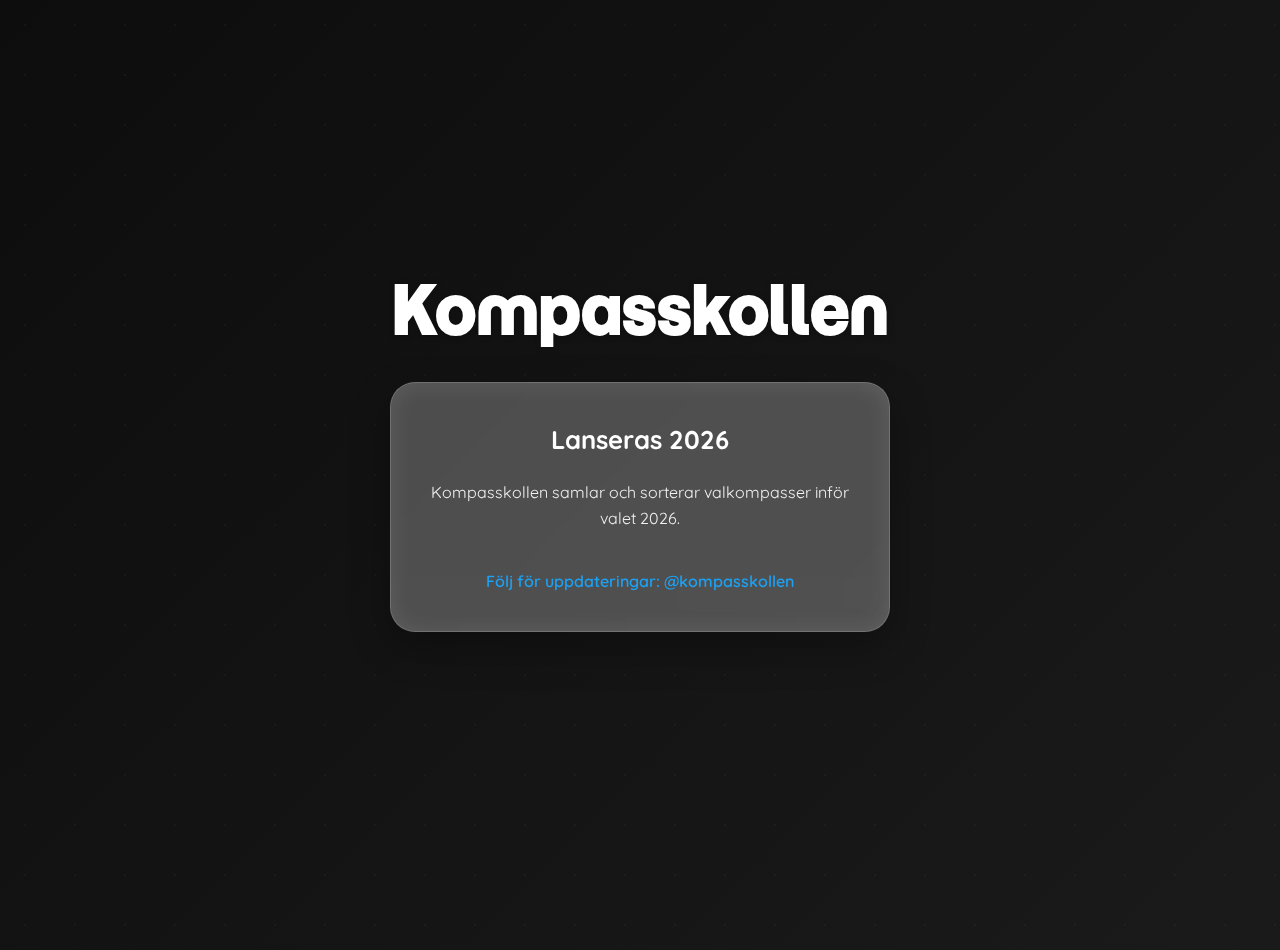
<file: index.html>
<!DOCTYPE html>
<html lang="sv">
<head>
  <meta charset="UTF-8">
  <meta name="viewport" content="width=device-width, initial-scale=1.0">
  <title>Kompasskollen</title>
  <!-- Google Fonts -->
  <link rel="preconnect" href="https://fonts.googleapis.com">
  <link rel="preconnect" href="https://fonts.gstatic.com" crossorigin>
  <link href="https://fonts.googleapis.com/css2?family=Momo+Trust+Display&family=Quicksand:wght@300..700&display=swap" rel="stylesheet">
  <style>
    * {
      margin: 0;
      padding: 0;
      box-sizing: border-box;
    }

    body {
      min-height: 100vh;
      display: flex;
      flex-direction: column;
      justify-content: center; 
      align-items: center;
      font-family: 'Quicksand', sans-serif;
      padding: 20px;
      position: relative;
      overflow: hidden;

      /* Mörk bakgrund med subtila blå/röda toner */
      background: linear-gradient(135deg, #0d0d0d, #1a1a1a, #0d0d0d, #1f0f1f, #0d0d0d);
      background-size: 400% 400%;
      animation: gradientMove 20s ease infinite;
    }

    @keyframes gradientMove {
      0% {background-position: 0% 50%;}
      50% {background-position: 100% 50%;}
      100% {background-position: 0% 50%;}
    }

    /* Subtila ljuspunkter */
    body::after {
      content: "";
      position: absolute;
      top: -50px; left: -50px; right: -50px; bottom: -50px;
      background: radial-gradient(circle, rgba(255,255,255,0.03) 1px, transparent 1px);
      background-size: 50px 50px;
      pointer-events: none;
      z-index: 0;
    }

    h1 {
      font-family: 'Momo Trust Display', sans-serif;
      font-size: clamp(2.5rem, 8vw, 4rem);
      margin-bottom: 30px;
      text-align: center;
      color: #fff;
      text-shadow: 0 1px 6px rgba(0,0,0,0.25);
      z-index: 1;
      position: relative;
    }

    .card {
      background: rgba(255, 255, 255, 0.25);
      backdrop-filter: blur(25px);
      border-radius: 25px;
      padding: 40px 25px;
      max-width: 500px;
      width: 100%;
      text-align: center;
      box-shadow: 0 15px 40px rgba(0,0,0,0.3), inset 0 0 25px rgba(255,255,255,0.1);
      border: 1px solid rgba(255,255,255,0.2);
      transition: transform 0.3s ease, box-shadow 0.3s ease;
      z-index: 1;
      position: relative;
    }

    .card:hover {
      transform: translateY(-5px);
      box-shadow: 0 20px 50px rgba(0,0,0,0.35), inset 0 0 30px rgba(255,255,255,0.15);
    }

    h2 {
      font-size: 1.6rem;
      margin-bottom: 25px;
      color: #fff;
    }

    p {
      font-size: 1rem;
      line-height: 1.6;
      color: #f0f0f0;
    }

    .social-link {
      margin-top: 20px;
      font-size: 1rem;
      color: #1DA1F2;
      text-decoration: none;
      font-weight: 600;
      z-index: 1;
      position: relative;
      transition: color 0.2s ease;
    }

    .social-link:hover {
      color: #0d8ddb;
    }

    @media (max-width: 400px) {
      h1 {
        font-size: clamp(2rem, 10vw, 3rem);
        margin-bottom: 25px;
      }
      h2 {
        font-size: 1.3rem;
      }
      p {
        font-size: 0.95rem;
      }
      .social-link {
        font-size: 0.95rem;
      }
    }
  </style>
</head>
<body>
  <h1>Kompasskollen</h1>
  <div class="card">
    <h2>Lanseras 2026</h2>
    <p>Kompasskollen samlar och sorterar valkompasser inför valet 2026.</p>
<br></br>

    <a class="social-link" href="https://twitter.com/kompasskollen" target="_blank">Följ för uppdateringar: @kompasskollen</a>
  </div>
</body>
</html>
</file>
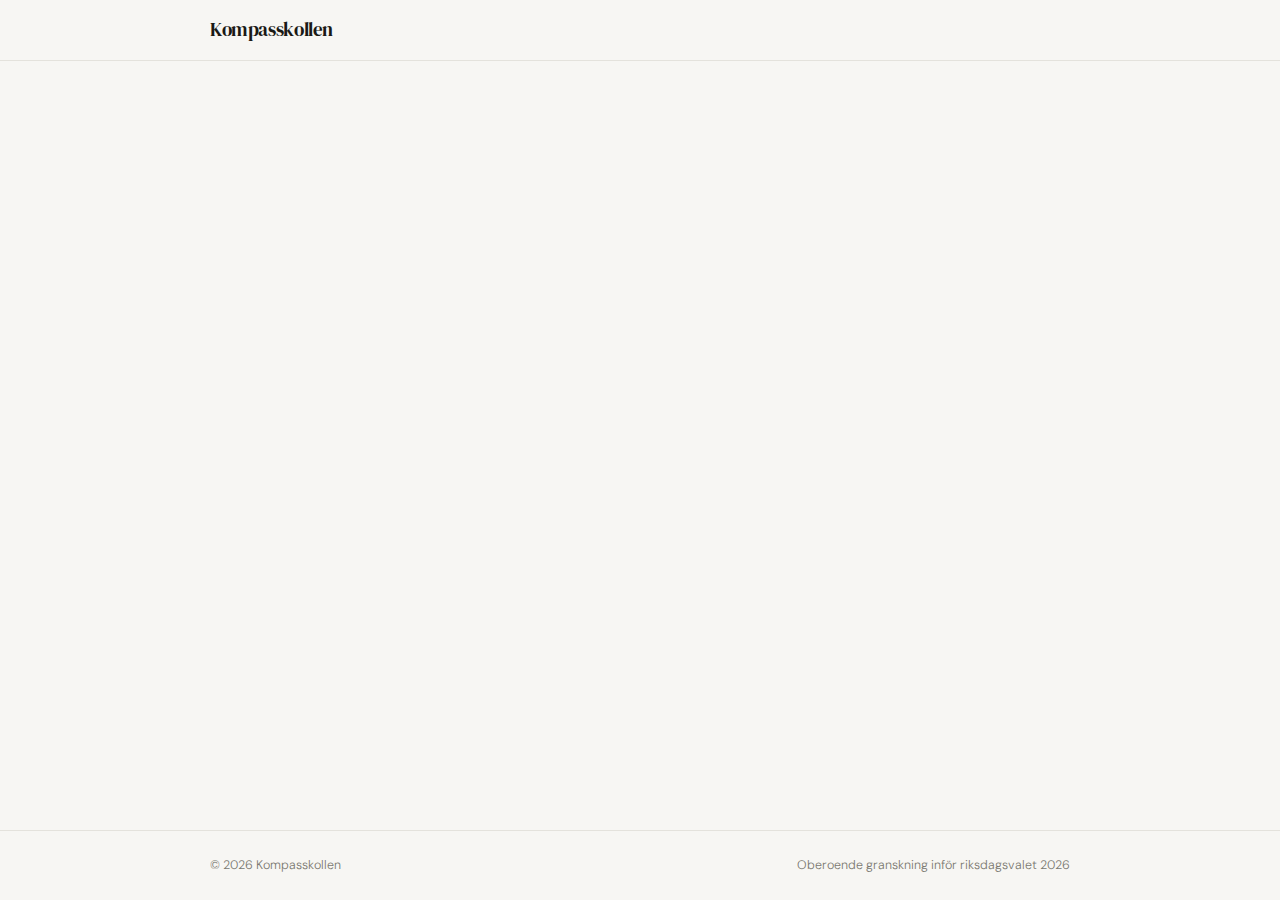
<file: lansering.html>
<!DOCTYPE html>
<html lang="sv">
<head>
  <meta charset="UTF-8" />
  <meta name="viewport" content="width=device-width, initial-scale=1.0" />
  <title>Kompasskollen – Kommer snart</title>
  <meta name="description" content="Kompasskollen granskar och betygsätter Sveriges valkompasser inför riksdagsvalet 2026. Lanseras våren 2026." />

  <!-- Open Graph -->
  <meta property="og:title" content="Kompasskollen – Kommer snart" />
  <meta property="og:description" content="Oberoende granskning av Sveriges valkompasser inför riksdagsvalet 2026. Lanseras våren 2026." />
  <meta property="og:type" content="website" />
  <meta property="og:url" content="https://www.kompasskollen.se/" />
  <meta property="og:locale" content="sv_SE" />

  <!-- Favicon -->
  <link rel="icon" href="data:image/svg+xml,<svg xmlns='http://www.w3.org/2000/svg' viewBox='0 0 100 100'><text y='.9em' font-size='90'>🧭</text></svg>" />

  <link href="https://fonts.googleapis.com/css2?family=DM+Serif+Display:ital@0;1&family=DM+Sans:wght@300;400;500&display=swap" rel="stylesheet" />

  <style>
    *, *::before, *::after {
      box-sizing: border-box;
      margin: 0;
      padding: 0;
    }

    :root {
      --bg: #f7f6f3;
      --border: #e4e2dc;
      --text: #1a1915;
      --text-muted: #7a7870;
      --accent: #1d4e89;
      --accent-light: #e8eef6;
      --font-display: 'DM Serif Display', Georgia, serif;
      --font-body: 'DM Sans', system-ui, sans-serif;
    }

    html, body {
      height: 100%;
    }

    body {
      background: var(--bg);
      color: var(--text);
      font-family: var(--font-body);
      font-weight: 300;
      line-height: 1.65;
      display: flex;
      flex-direction: column;
      min-height: 100vh;
    }

    /* ---- NAV ---- */
    header {
      border-bottom: 1px solid var(--border);
      padding: 0 24px;
    }

    nav {
      max-width: 860px;
      margin: 0 auto;
      height: 60px;
      display: flex;
      align-items: center;
    }

    .logo {
      font-family: var(--font-display);
      font-size: 1.2rem;
      color: var(--text);
      text-decoration: none;
      letter-spacing: -0.02em;
    }

    /* ---- MAIN ---- */
    main {
      flex: 1;
      display: flex;
      align-items: center;
      padding: 60px 24px;
    }

    .content {
      max-width: 560px;
      margin: 0 auto;
      width: 100%;
    }

    .tag {
      display: inline-block;
      font-size: 0.75rem;
      font-weight: 500;
      letter-spacing: 0.1em;
      text-transform: uppercase;
      color: var(--accent);
      background: var(--accent-light);
      padding: 4px 10px;
      border-radius: 2px;
      margin-bottom: 24px;
      opacity: 0;
      animation: fadeUp 0.5s ease 0.1s forwards;
    }

    h1 {
      font-family: var(--font-display);
      font-size: clamp(2.4rem, 6vw, 3.8rem);
      line-height: 1.1;
      letter-spacing: -0.03em;
      margin-bottom: 24px;
      opacity: 0;
      animation: fadeUp 0.5s ease 0.2s forwards;
    }

    h1 em {
      font-style: italic;
      color: var(--accent);
    }

    .description {
      font-size: 1.05rem;
      color: var(--text-muted);
      line-height: 1.75;
      margin-bottom: 48px;
      max-width: 460px;
      opacity: 0;
      animation: fadeUp 0.5s ease 0.3s forwards;
    }

    .divider {
      width: 40px;
      height: 1px;
      background: var(--border);
      margin-bottom: 32px;
      opacity: 0;
      animation: fadeUp 0.5s ease 0.4s forwards;
    }

    .meta {
      display: flex;
      flex-direction: column;
      gap: 12px;
      opacity: 0;
      animation: fadeUp 0.5s ease 0.5s forwards;
    }

    .meta-row {
      display: flex;
      align-items: baseline;
      gap: 16px;
    }

    .meta-label {
      font-size: 0.72rem;
      font-weight: 500;
      letter-spacing: 0.1em;
      text-transform: uppercase;
      color: var(--text-muted);
      min-width: 80px;
    }

    .meta-value {
      font-size: 0.92rem;
      color: var(--text);
    }

    .meta-value a {
      color: var(--accent);
      text-decoration: none;
      transition: opacity 0.15s;
    }

    .meta-value a:hover {
      opacity: 0.7;
    }

    /* ---- FOOTER ---- */
    footer {
      border-top: 1px solid var(--border);
      padding: 24px;
    }

    .footer-inner {
      max-width: 860px;
      margin: 0 auto;
      display: flex;
      justify-content: space-between;
      align-items: center;
      flex-wrap: wrap;
      gap: 8px;
    }

    footer p {
      font-size: 0.78rem;
      color: var(--text-muted);
    }

    /* ---- ANIMATION ---- */
    @keyframes fadeUp {
      from {
        opacity: 0;
        transform: translateY(12px);
      }
      to {
        opacity: 1;
        transform: translateY(0);
      }
    }

    /* ---- RESPONSIVE ---- */
    @media (max-width: 480px) {
      .meta-row {
        flex-direction: column;
        gap: 2px;
      }

      .meta-label {
        min-width: unset;
      }
    }
  </style>
</head>
<body>

  <header>
    <nav>
      <a href="#" class="logo">Kompasskollen</a>
    </nav>
  </header>

  <main>
    <div class="content">
      <span class="tag">Lanseras våren 2026</span>
      <h1>Sveriges<br><em>valkompasser</em><br>– granskade</h1>
      <p class="description">Kompasskollen samlar, granskar och betygsätter alla valkompasser inför riksdagsvalet 2026 – så att du enkelt kan hitta den som passar dig bäst.</p>

      <div class="divider"></div>

      <div class="meta">
        <div class="meta-row">
          <span class="meta-label">Kontakt</span>
          <span class="meta-value"><a href="mailto:info@kompasskollen.se">info@kompasskollen.se</a></span>
        </div>
        <div class="meta-row">
          <span class="meta-label">Lansering</span>
          <span class="meta-value">Våren 2026</span>
        </div>
        <div class="meta-row">
          <span class="meta-label">Syfte</span>
          <span class="meta-value">Oberoende granskning</span>
        </div>
      </div>
    </div>
  </main>

  <footer>
    <div class="footer-inner">
      <p>© 2026 Kompasskollen</p>
      <p>Oberoende granskning inför riksdagsvalet 2026</p>
    </div>
  </footer>

</body>
</html>
</file>
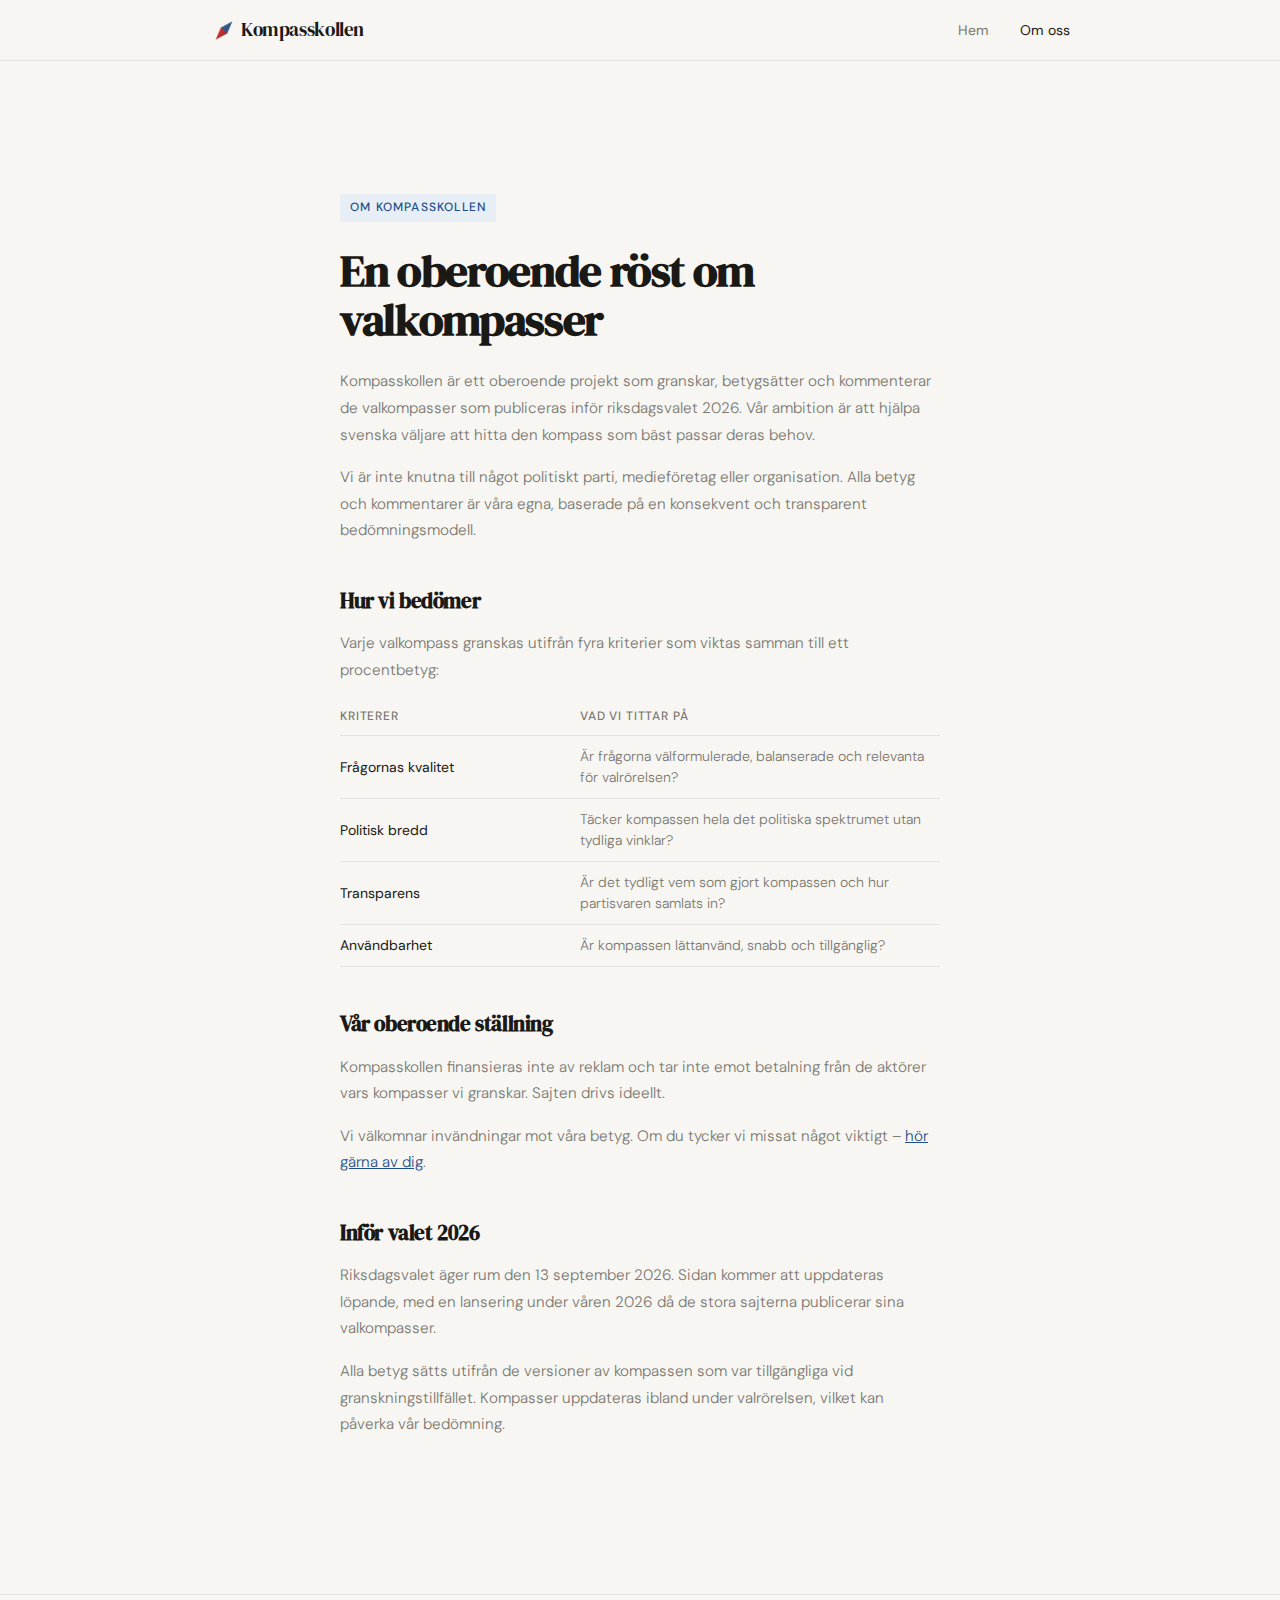
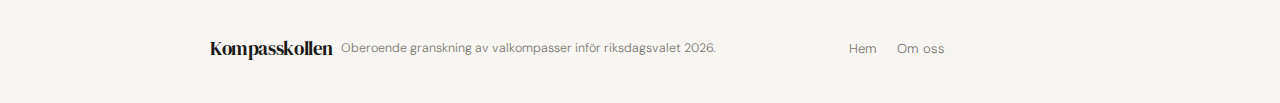
<file: om.html>
<!DOCTYPE html>
<html lang="sv">
<head>
  <meta charset="UTF-8" />
  <meta name="viewport" content="width=device-width, initial-scale=1.0" />
  <title>Om oss – Kompasskollen</title>
  <meta name="description" content="Lär dig mer om Kompasskollen – hur vi granskar och betygsätter Sveriges valkompasser inför riksdagsvalet 2026." />
  <meta property="og:title" content="Om oss – Kompasskollen" />
  <meta property="og:description" content="Lär dig mer om Kompasskollen – hur vi granskar och betygsätter Sveriges valkompasser inför riksdagsvalet 2026." />
  <meta property="og:type" content="website" />
  <meta property="og:url" content="https://www.kompasskollen.se/om.html" />
  <meta property="og:locale" content="sv_SE" />
  <link rel="icon" href="data:image/svg+xml,<svg xmlns='http://www.w3.org/2000/svg' viewBox='0 0 100 100'><text y='.9em' font-size='90'>🧭</text></svg>" />
  <link rel="stylesheet" href="landing.css" />
  <link href="https://fonts.googleapis.com/css2?family=DM+Serif+Display:ital@0;1&family=DM+Sans:wght@300;400;500&display=swap" rel="stylesheet" />
</head>
<body>
  <header>
    <nav>
     <a href="index.html" class="logo">
  <img src="logo-icon.png" alt="Kompasskollen" class="logo-icon" />
  Kompasskollen
</a>
      <ul>
        <li><a href="index.html">Hem</a></li>
        <li><a href="om.html" class="active">Om oss</a></li>
      </ul>
    </nav>
  </header>

  <main>
    <div class="page-content">
      <span class="tag">Om Kompasskollen</span>
      <h1>En oberoende röst om valkompasser</h1>

      <p>Kompasskollen är ett oberoende projekt som granskar, betygsätter och kommenterar de valkompasser som publiceras inför riksdagsvalet 2026. Vår ambition är att hjälpa svenska väljare att hitta den kompass som bäst passar deras behov.</p>

      <p>Vi är inte knutna till något politiskt parti, medieföretag eller organisation. Alla betyg och kommentarer är våra egna, baserade på en konsekvent och transparent bedömningsmodell.</p>

      <h2>Hur vi bedömer</h2>

      <p>Varje valkompass granskas utifrån fyra kriterier som viktas samman till ett procentbetyg:</p>

      <table class="criteria-table">
        <thead>
          <tr>
            <th>Kriterer</th>
            <th>Vad vi tittar på</th>
          </tr>
        </thead>
        <tbody>
          <tr>
            <td>Frågornas kvalitet</td>
            <td>Är frågorna välformulerade, balanserade och relevanta för valrörelsen?</td>
          </tr>
          <tr>
            <td>Politisk bredd</td>
            <td>Täcker kompassen hela det politiska spektrumet utan tydliga vinklar?</td>
          </tr>
          <tr>
            <td>Transparens</td>
            <td>Är det tydligt vem som gjort kompassen och hur partisvaren samlats in?</td>
          </tr>
          <tr>
            <td>Användbarhet</td>
            <td>Är kompassen lättanvänd, snabb och tillgänglig?</td>
          </tr>
        </tbody>
      </table>

      <h2>Vår oberoende ställning</h2>

      <p>Kompasskollen finansieras inte av reklam och tar inte emot betalning från de aktörer vars kompasser vi granskar. Sajten drivs ideellt.</p>

      <p>Vi välkomnar invändningar mot våra betyg. Om du tycker vi missat något viktigt – <a href="mailto:info@kompasskollen.se" style="color: var(--accent)">hör gärna av dig</a>.</p>

      <h2>Inför valet 2026</h2>

      <p>Riksdagsvalet äger rum den 13 september 2026. Sidan kommer att uppdateras löpande, med en lansering under våren 2026 då de stora sajterna publicerar sina valkompasser.</p>

      <p>Alla betyg sätts utifrån de versioner av kompassen som var tillgängliga vid granskningstillfället. Kompasser uppdateras ibland under valrörelsen, vilket kan påverka vår bedömning.</p>
    </div>
  </main>

  <footer>
    <div class="footer-inner">
      <span class="logo">Kompasskollen</span>
      <p>Oberoende granskning av valkompasser inför riksdagsvalet 2026.</p>
      <nav class="footer-nav">
        <a href="index.html">Hem</a>
        <a href="om.html">Om oss</a>
      </nav>
    </div>
  </footer>
</body>
</html>
</file>
<file: landing.css>
/* ===========================
   Kompasskollen – Landing Page
   =========================== */

*, *::before, *::after { 
  box-sizing: border-box; 
  margin: 0; 
  padding: 0; 
}

:root {
  --bg: #f7f6f3;
  --border: #e4e2dc;
  --text: #1a1915;
  --text-muted: #7a7870;
  --accent: #1d4e89;
  --accent-light: #e8eef6;
  --font-display: 'DM Serif Display', Georgia, serif;
  --font-body: 'DM Sans', system-ui, sans-serif;
  --max-w: 860px;
}

html, body { 
  height: 100%; 
}

body {
  background: var(--bg);
  color: var(--text);
  font-family: var(--font-body);
  font-weight: 300;
  line-height: 1.65;
  display: flex;
  flex-direction: column;
  min-height: 100vh;
}

/* ---- NAV ---- */
header { 
  border-bottom: 1px solid var(--border); 
  padding: 0 24px; 
}

nav {
  max-width: var(--max-w);
  margin: 0 auto;
  height: 60px;
  display: flex;
  align-items: center;
  justify-content: space-between;
}

.logo {
  font-family: var(--font-display);
  font-size: 1.2rem;
  color: var(--text);
  text-decoration: none;
  letter-spacing: -0.02em;
  display: flex;
  align-items: center;
  gap: 3px;
}

.logo-icon {
  height: 28px;
  width: auto;
  transform: translateY(0.5px);
}

nav ul {
  list-style: none;
  display: flex;
  gap: 32px;
}

nav ul a {
  text-decoration: none;
  color: var(--text-muted);
  font-size: 0.875rem;
  font-weight: 400;
  letter-spacing: 0.01em;
  transition: color 0.2s;
}

nav ul a:hover,
nav ul a.active {
  color: var(--text);
}

/* ---- MAIN ---- */
main {
  flex: 1;
  display: flex;
  align-items: center;
  padding: 60px 24px;
}

.content {
  max-width: 520px;
  margin: 0 auto;
  width: 100%;
}

.tag {
  display: inline-block;
  font-size: 0.75rem;
  font-weight: 500;
  letter-spacing: 0.1em;
  text-transform: uppercase;
  color: var(--accent);
  background: var(--accent-light);
  padding: 4px 10px;
  border-radius: 2px;
  margin-bottom: 24px;
  opacity: 0;
  animation: fadeUp 0.5s ease 0.1s forwards;
}

h1 {
  font-family: var(--font-display);
  font-size: clamp(2.4rem, 6vw, 3.8rem);
  line-height: 1.1;
  letter-spacing: -0.03em;
  margin-bottom: 24px;
  opacity: 0;
  animation: fadeUp 0.5s ease 0.2s forwards;
}

h1 em {
  font-style: italic;
  color: var(--accent);
}

.description {
  font-size: 1.05rem;
  color: var(--text-muted);
  line-height: 1.75;
  margin-bottom: 48px;
  opacity: 0;
  animation: fadeUp 0.5s ease 0.3s forwards;
}

.divider {
  width: 40px;
  height: 1px;
  background: var(--border);
  margin-bottom: 32px;
  opacity: 0;
  animation: fadeUp 0.5s ease 0.4s forwards;
}

/* ---- NOTIFY FORM ---- */
.notify {
  opacity: 0;
  animation: fadeUp 0.5s ease 0.5s forwards;
}

.notify-label {
  font-size: 0.75rem;
  font-weight: 500;
  letter-spacing: 0.08em;
  text-transform: uppercase;
  color: var(--text-muted);
  margin-bottom: 10px;
}

.notify-form {
  display: flex;
  gap: 8px;
  flex-wrap: wrap;
}

.notify-form input[type="email"] {
  flex: 1;
  min-width: 200px;
  padding: 10px 14px;
  background: #fff;
  border: 1px solid var(--border);
  border-radius: 3px;
  font-family: var(--font-body);
  font-size: 0.9rem;
  color: var(--text);
  outline: none;
  transition: border-color 0.2s;
}

.notify-form input[type="email"]:focus { 
  border-color: var(--accent); 
}

.notify-form input[type="email"]::placeholder { 
  color: #c0bdb8; 
}

.notify-form button {
  padding: 10px 20px;
  background: var(--text);
  color: var(--bg);
  font-family: var(--font-body);
  font-size: 0.85rem;
  font-weight: 500;
  border: none;
  border-radius: 3px;
  cursor: pointer;
  letter-spacing: 0.02em;
  transition: opacity 0.2s;
  white-space: nowrap;
}

.notify-form button:hover { 
  opacity: 0.75; 
}

.notify-confirm {
  font-size: 0.85rem;
  color: #2a6b3c;
  margin-top: 12px;
  display: none;
}

.contact-hint {
  margin-top: 20px;
  font-size: 0.8rem;
  color: var(--text-muted);
}

.contact-hint a {
  color: var(--accent);
  text-decoration: none;
  transition: opacity 0.15s;
}

.contact-hint a:hover { 
  opacity: 0.7; 
}

/* ---- PAGE CONTENT (för om-sida) ---- */
.page-content {
  padding: 72px 0 80px;
  max-width: 600px;
  margin: 0 auto;
}

.page-content h1 {
  font-family: var(--font-display);
  font-size: clamp(2rem, 4vw, 2.8rem);
  letter-spacing: -0.03em;
  margin-bottom: 24px;
  line-height: 1.1;
  opacity: 1;
  animation: none;
}

.page-content h2 {
  font-family: var(--font-display);
  font-size: 1.3rem;
  letter-spacing: -0.02em;
  margin: 40px 0 12px;
}

.page-content p {
  color: var(--text-muted);
  font-size: 0.95rem;
  line-height: 1.75;
  margin-bottom: 16px;
}

.page-content .tag {
  opacity: 1;
  animation: none;
}

/* ---- CRITERIA TABLE ---- */
.criteria-table {
  width: 100%;
  border-collapse: collapse;
  margin-top: 16px;
  font-size: 0.875rem;
}

.criteria-table th {
  text-align: left;
  font-size: 0.75rem;
  font-weight: 500;
  letter-spacing: 0.07em;
  text-transform: uppercase;
  color: var(--text-muted);
  padding: 8px 0;
  border-bottom: 1px solid var(--border);
}

.criteria-table td {
  padding: 10px 0;
  border-bottom: 1px solid var(--border);
  color: var(--text-muted);
  line-height: 1.5;
}

.criteria-table td:first-child {
  color: var(--text);
  font-weight: 400;
  width: 40%;
}

/* ---- FOOTER ---- */
footer { 
  border-top: 1px solid var(--border); 
  padding: 24px; 
}

.footer-inner {
  max-width: var(--max-w);
  margin: 0 auto;
  display: flex;
  justify-content: space-between;
  align-items: center;
  flex-wrap: wrap;
  gap: 8px;
}

footer p { 
  font-size: 0.78rem; 
  color: var(--text-muted); 
}

.footer-nav {
  display: flex;
  gap: 20px;
}

.footer-nav a {
  font-size: 0.82rem;
  color: var(--text-muted);
  text-decoration: none;
  transition: color 0.15s;
}

.footer-nav a:hover {
  color: var(--text);
}

/* ---- ANIMATION ---- */
@keyframes fadeUp {
  from { 
    opacity: 0; 
    transform: translateY(12px); 
  }
  to { 
    opacity: 1; 
    transform: translateY(0); 
  }
}

/* ---- RESPONSIVE ---- */
@media (max-width: 600px) {
  nav ul {
    gap: 20px;
  }
}
</file>
